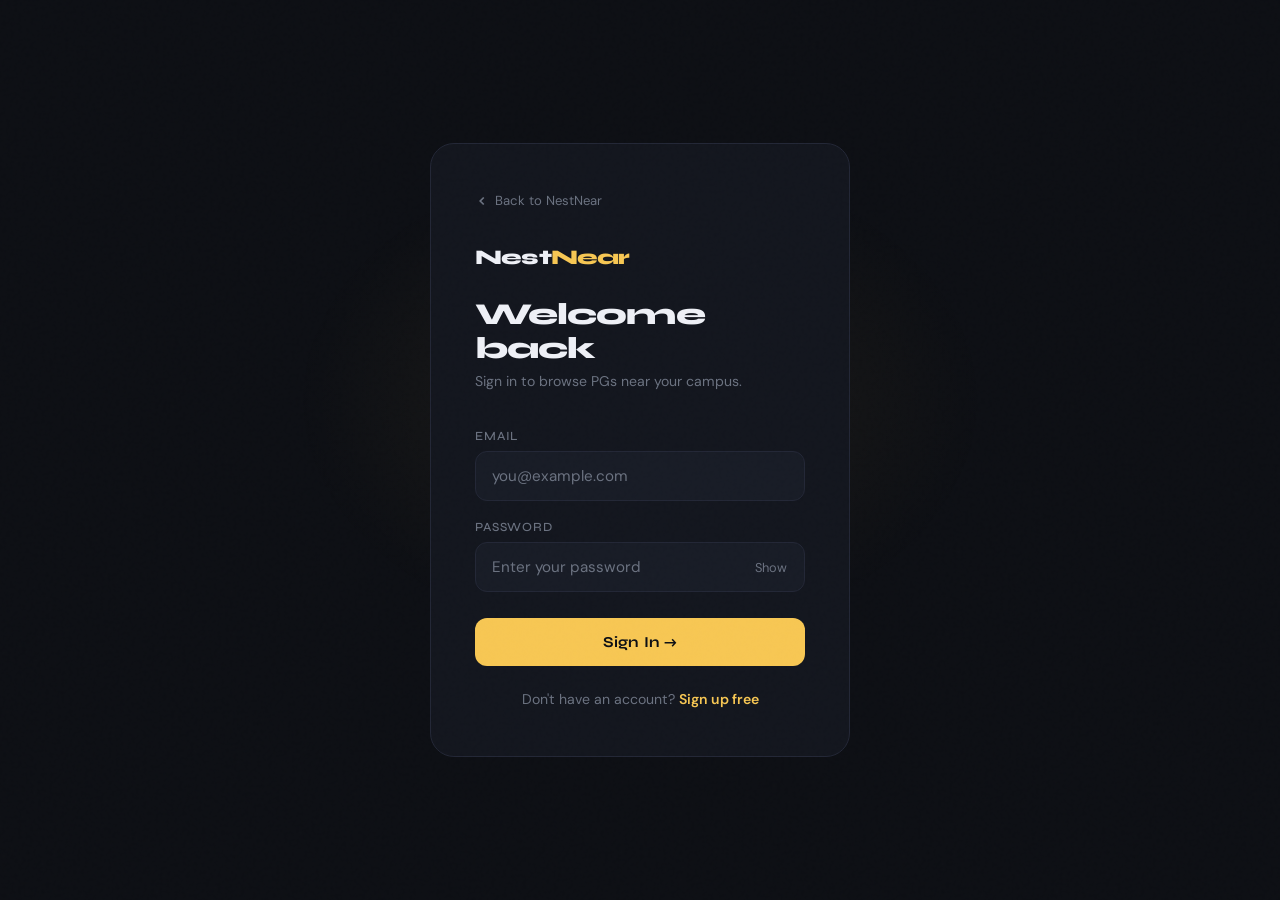
<file: frontend/login.html>
<!DOCTYPE html>
<html lang="en">
<head>
  <meta charset="UTF-8" />
  <meta name="viewport" content="width=device-width, initial-scale=1.0" />
  <title>Login – NestNear</title>
  <link href="https://fonts.googleapis.com/css2?family=Syne:wght@400;600;700;800&family=DM+Sans:wght@300;400;500&display=swap" rel="stylesheet" />
  <link rel="stylesheet" href="styles.css" />
  <style>
    .auth-page {
      min-height: 100vh;
      display: flex;
      align-items: center;
      justify-content: center;
      padding: 20px;
      position: relative;
    }

    /* Ambient glow behind the card */
    .auth-page::after {
      content: '';
      position: fixed;
      top: 50%; left: 50%;
      transform: translate(-50%, -60%);
      width: 700px; height: 500px;
      background: radial-gradient(ellipse, rgba(247,199,83,0.07) 0%, transparent 70%);
      pointer-events: none;
    }

    .auth-card {
      background: var(--card);
      border: 1px solid var(--border);
      border-radius: 24px;
      padding: 48px 44px;
      width: 100%;
      max-width: 420px;
      position: relative;
      z-index: 1;
      animation: scaleIn 0.35s ease both;
    }

    .auth-back {
      display: inline-flex;
      align-items: center;
      gap: 6px;
      color: var(--muted);
      text-decoration: none;
      font-size: 0.82rem;
      margin-bottom: 36px;
      transition: color 0.2s;
    }
    .auth-back:hover { color: var(--text); }
    .auth-back svg { width: 14px; height: 14px; }

    .auth-logo {
      font-family: 'Syne', sans-serif;
      font-weight: 800;
      font-size: 1.3rem;
      letter-spacing: -0.04em;
      margin-bottom: 28px;
    }
    .auth-logo span { color: var(--accent); }

    .auth-title {
      font-family: 'Syne', sans-serif;
      font-weight: 800;
      font-size: 1.9rem;
      letter-spacing: -0.03em;
      margin-bottom: 6px;
      line-height: 1.1;
    }

    .auth-subtitle {
      color: var(--muted);
      font-size: 0.88rem;
      margin-bottom: 36px;
      line-height: 1.5;
    }

    .form-group {
      margin-bottom: 18px;
    }

    .form-label {
      display: block;
      font-size: 0.78rem;
      font-weight: 500;
      color: var(--muted);
      text-transform: uppercase;
      letter-spacing: 0.07em;
      margin-bottom: 8px;
      font-family: 'Syne', sans-serif;
    }

    .form-input {
      width: 100%;
      background: var(--card2);
      border: 1px solid var(--border);
      border-radius: 12px;
      padding: 14px 16px;
      color: var(--text);
      font-family: 'DM Sans', sans-serif;
      font-size: 0.95rem;
      outline: none;
      transition: border-color 0.25s, box-shadow 0.25s;
    }
    .form-input::placeholder { color: var(--muted); }
    .form-input:focus {
      border-color: var(--accent);
      box-shadow: 0 0 0 3px rgba(247,199,83,0.12);
    }

    .form-input-wrap {
      position: relative;
    }
    .form-input-wrap .toggle-pw {
      position: absolute;
      right: 14px; top: 50%;
      transform: translateY(-50%);
      background: none;
      border: none;
      color: var(--muted);
      cursor: pointer;
      font-size: 0.8rem;
      padding: 4px;
      font-family: 'DM Sans', sans-serif;
      transition: color 0.2s;
    }
    .form-input-wrap .toggle-pw:hover { color: var(--text); }

    .btn-auth {
      width: 100%;
      background: var(--accent);
      color: #0d0f14;
      border: none;
      padding: 15px;
      border-radius: 12px;
      font-weight: 700;
      font-size: 0.95rem;
      cursor: pointer;
      font-family: 'Syne', sans-serif;
      letter-spacing: 0.01em;
      margin-top: 8px;
      transition: opacity 0.2s, transform 0.15s, box-shadow 0.2s;
    }
    .btn-auth:hover {
      opacity: 0.9;
      transform: translateY(-1px);
      box-shadow: 0 8px 28px rgba(247,199,83,0.28);
    }
    .btn-auth:active { transform: translateY(0); }

    .btn-auth.loading {
      opacity: 0.65;
      cursor: not-allowed;
      pointer-events: none;
    }

    .auth-divider {
      display: flex;
      align-items: center;
      gap: 12px;
      margin: 24px 0;
    }
    .auth-divider::before, .auth-divider::after {
      content: '';
      flex: 1;
      height: 1px;
      background: var(--border);
    }
    .auth-divider span { color: var(--muted); font-size: 0.75rem; }

    .auth-switch {
      text-align: center;
      color: var(--muted);
      font-size: 0.88rem;
      margin-top: 24px;
    }
    .auth-switch a {
      color: var(--accent);
      text-decoration: none;
      font-weight: 600;
      transition: opacity 0.2s;
    }
    .auth-switch a:hover { opacity: 0.8; }

    .error-msg {
      color: #ff6b4a;
      font-size: 0.82rem;
      margin-top: 6px;
      display: none;
    }
    .error-msg.show { display: block; }

    @keyframes scaleIn {
      from { opacity: 0; transform: scale(0.96) translateY(10px); }
      to { opacity: 1; transform: scale(1) translateY(0); }
    }

    @media (max-width: 480px) {
      .auth-card { padding: 32px 24px; }
      .auth-title { font-size: 1.6rem; }
    }
  </style>
</head>
<body>
  <div class="auth-page">
    <div class="auth-card">

      <a href="index.html" class="auth-back">
        <svg viewBox="0 0 16 16" fill="none" stroke="currentColor" stroke-width="2">
          <path d="M10 12L6 8l4-4"/>
        </svg>
        Back to NestNear
      </a>

      <div class="auth-logo">Nest<span>Near</span></div>

      <div class="auth-title">Welcome back</div>
      <div class="auth-subtitle">Sign in to browse PGs near your campus.</div>

      <div class="form-group">
        <label class="form-label" for="email">Email</label>
        <input class="form-input" type="email" id="email" placeholder="you@example.com" autocomplete="email" />
        <div class="error-msg" id="emailErr">Please enter a valid email.</div>
      </div>

      <div class="form-group">
        <label class="form-label" for="password">Password</label>
        <div class="form-input-wrap">
          <input class="form-input" type="password" id="password" placeholder="Enter your password" autocomplete="current-password" style="padding-right: 60px;" />
          <button class="toggle-pw" onclick="togglePw('password', this)" type="button">Show</button>
        </div>
        <div class="error-msg" id="pwErr">Password cannot be empty.</div>
      </div>

      <button class="btn-auth" id="loginBtn" onclick="handleLogin()">Sign In →</button>

      <div class="auth-switch">
        Don't have an account? <a href="signup.html">Sign up free</a>
      </div>

    </div>
  </div>

  <script src="script.js"></script>
  <script>
    function togglePw(id, btn) {
      const input = document.getElementById(id);
      if (input.type === 'password') {
        input.type = 'text';
        btn.textContent = 'Hide';
      } else {
        input.type = 'password';
        btn.textContent = 'Show';
      }
    }

    // Override handleLogin to add loading state + inline errors
    function handleLogin() {
      const email = document.getElementById('email').value.trim();
      const password = document.getElementById('password').value.trim();
      const emailErr = document.getElementById('emailErr');
      const pwErr = document.getElementById('pwErr');
      let valid = true;

      emailErr.classList.remove('show');
      pwErr.classList.remove('show');

      if (!email || !email.includes('@')) { emailErr.classList.add('show'); valid = false; }
      if (!password) { pwErr.classList.add('show'); valid = false; }
      if (!valid) return;

      const btn = document.getElementById('loginBtn');
      btn.classList.add('loading');
      btn.textContent = 'Signing in…';

      loginUser(email, password).finally(() => {
        btn.classList.remove('loading');
        btn.textContent = 'Sign In →';
      });
    }
  </script>
</body>
</html>
</file>
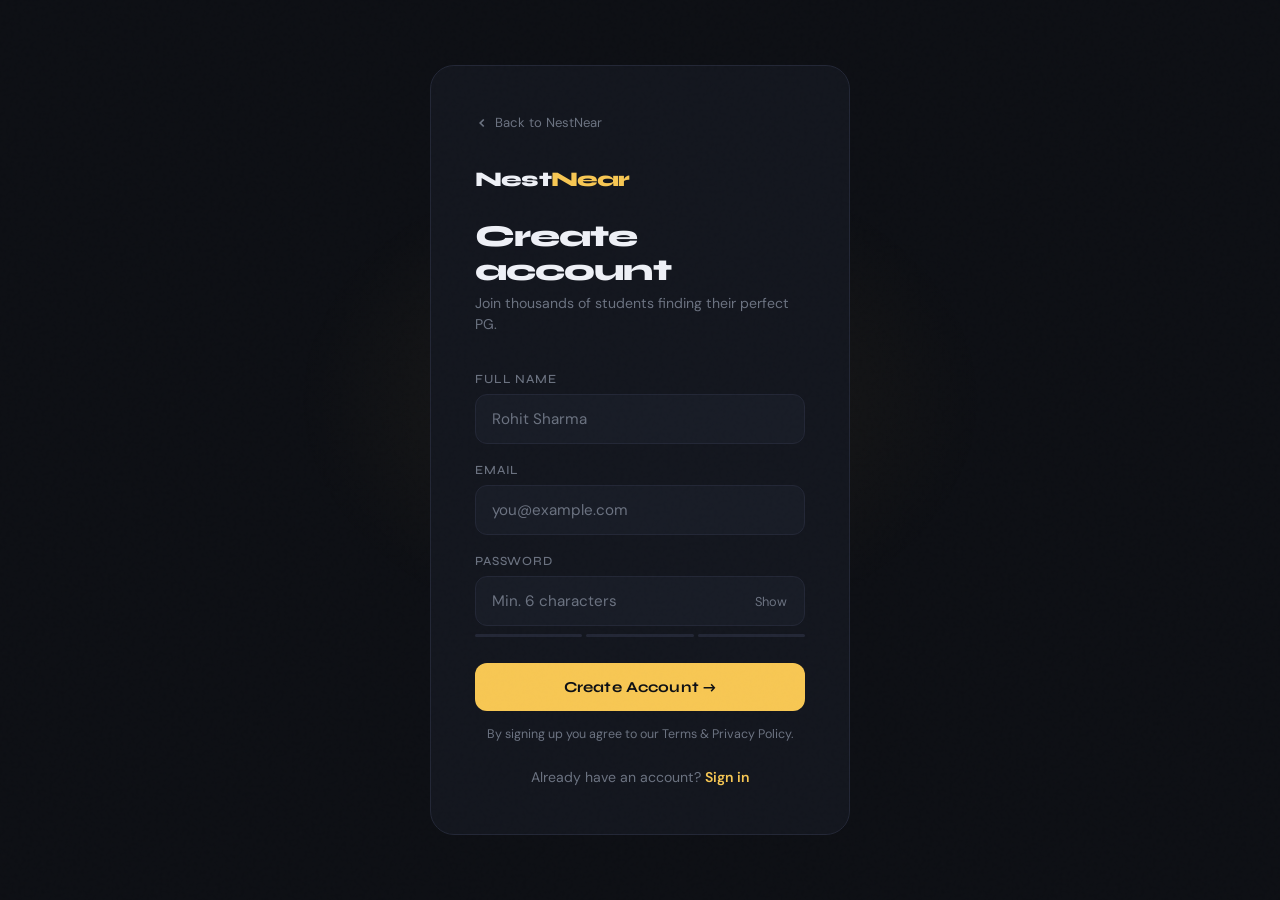
<file: frontend/signup.html>
<!DOCTYPE html>
<html lang="en">
<head>
  <meta charset="UTF-8" />
  <meta name="viewport" content="width=device-width, initial-scale=1.0" />
  <title>Sign Up – NestNear</title>
  <link href="https://fonts.googleapis.com/css2?family=Syne:wght@400;600;700;800&family=DM+Sans:wght@300;400;500&display=swap" rel="stylesheet" />
  <link rel="stylesheet" href="styles.css" />
  <style>
    .auth-page {
      min-height: 100vh;
      display: flex;
      align-items: center;
      justify-content: center;
      padding: 20px;
      position: relative;
    }

    .auth-page::after {
      content: '';
      position: fixed;
      top: 50%; left: 50%;
      transform: translate(-50%, -60%);
      width: 700px; height: 500px;
      background: radial-gradient(ellipse, rgba(247,199,83,0.07) 0%, transparent 70%);
      pointer-events: none;
    }

    .auth-card {
      background: var(--card);
      border: 1px solid var(--border);
      border-radius: 24px;
      padding: 48px 44px;
      width: 100%;
      max-width: 420px;
      position: relative;
      z-index: 1;
      animation: scaleIn 0.35s ease both;
    }

    .auth-back {
      display: inline-flex;
      align-items: center;
      gap: 6px;
      color: var(--muted);
      text-decoration: none;
      font-size: 0.82rem;
      margin-bottom: 36px;
      transition: color 0.2s;
    }
    .auth-back:hover { color: var(--text); }
    .auth-back svg { width: 14px; height: 14px; }

    .auth-logo {
      font-family: 'Syne', sans-serif;
      font-weight: 800;
      font-size: 1.3rem;
      letter-spacing: -0.04em;
      margin-bottom: 28px;
    }
    .auth-logo span { color: var(--accent); }

    .auth-title {
      font-family: 'Syne', sans-serif;
      font-weight: 800;
      font-size: 1.9rem;
      letter-spacing: -0.03em;
      margin-bottom: 6px;
      line-height: 1.1;
    }

    .auth-subtitle {
      color: var(--muted);
      font-size: 0.88rem;
      margin-bottom: 36px;
      line-height: 1.5;
    }

    .form-group {
      margin-bottom: 18px;
    }

    .form-label {
      display: block;
      font-size: 0.78rem;
      font-weight: 500;
      color: var(--muted);
      text-transform: uppercase;
      letter-spacing: 0.07em;
      margin-bottom: 8px;
      font-family: 'Syne', sans-serif;
    }

    .form-input {
      width: 100%;
      background: var(--card2);
      border: 1px solid var(--border);
      border-radius: 12px;
      padding: 14px 16px;
      color: var(--text);
      font-family: 'DM Sans', sans-serif;
      font-size: 0.95rem;
      outline: none;
      transition: border-color 0.25s, box-shadow 0.25s;
    }
    .form-input::placeholder { color: var(--muted); }
    .form-input:focus {
      border-color: var(--accent);
      box-shadow: 0 0 0 3px rgba(247,199,83,0.12);
    }

    .form-input-wrap {
      position: relative;
    }
    .form-input-wrap .toggle-pw {
      position: absolute;
      right: 14px; top: 50%;
      transform: translateY(-50%);
      background: none;
      border: none;
      color: var(--muted);
      cursor: pointer;
      font-size: 0.8rem;
      padding: 4px;
      font-family: 'DM Sans', sans-serif;
      transition: color 0.2s;
    }
    .form-input-wrap .toggle-pw:hover { color: var(--text); }

    /* Password strength bar */
    .pw-strength {
      margin-top: 8px;
      display: flex;
      gap: 4px;
    }
    .pw-bar {
      flex: 1; height: 3px;
      background: var(--border);
      border-radius: 100px;
      transition: background 0.3s;
    }
    .pw-bar.weak   { background: #ff6b4a; }
    .pw-bar.medium { background: var(--accent); }
    .pw-bar.strong { background: var(--green); }

    .btn-auth {
      width: 100%;
      background: var(--accent);
      color: #0d0f14;
      border: none;
      padding: 15px;
      border-radius: 12px;
      font-weight: 700;
      font-size: 0.95rem;
      cursor: pointer;
      font-family: 'Syne', sans-serif;
      letter-spacing: 0.01em;
      margin-top: 8px;
      transition: opacity 0.2s, transform 0.15s, box-shadow 0.2s;
    }
    .btn-auth:hover {
      opacity: 0.9;
      transform: translateY(-1px);
      box-shadow: 0 8px 28px rgba(247,199,83,0.28);
    }
    .btn-auth:active { transform: translateY(0); }
    .btn-auth.loading {
      opacity: 0.65;
      cursor: not-allowed;
      pointer-events: none;
    }

    .terms-note {
      color: var(--muted);
      font-size: 0.78rem;
      text-align: center;
      margin-top: 14px;
      line-height: 1.5;
    }

    .auth-switch {
      text-align: center;
      color: var(--muted);
      font-size: 0.88rem;
      margin-top: 24px;
    }
    .auth-switch a {
      color: var(--accent);
      text-decoration: none;
      font-weight: 600;
      transition: opacity 0.2s;
    }
    .auth-switch a:hover { opacity: 0.8; }

    .error-msg {
      color: #ff6b4a;
      font-size: 0.82rem;
      margin-top: 6px;
      display: none;
    }
    .error-msg.show { display: block; }

    @keyframes scaleIn {
      from { opacity: 0; transform: scale(0.96) translateY(10px); }
      to { opacity: 1; transform: scale(1) translateY(0); }
    }

    @media (max-width: 480px) {
      .auth-card { padding: 32px 24px; }
      .auth-title { font-size: 1.6rem; }
    }
  </style>
</head>
<body>
  <div class="auth-page">
    <div class="auth-card">

      <a href="index.html" class="auth-back">
        <svg viewBox="0 0 16 16" fill="none" stroke="currentColor" stroke-width="2">
          <path d="M10 12L6 8l4-4"/>
        </svg>
        Back to NestNear
      </a>

      <div class="auth-logo">Nest<span>Near</span></div>

      <div class="auth-title">Create account</div>
      <div class="auth-subtitle">Join thousands of students finding their perfect PG.</div>

      <div class="form-group">
        <label class="form-label" for="name">Full Name</label>
        <input class="form-input" type="text" id="name" placeholder="Rohit Sharma" autocomplete="name" />
        <div class="error-msg" id="nameErr">Please enter your name.</div>
      </div>

      <div class="form-group">
        <label class="form-label" for="email">Email</label>
        <input class="form-input" type="email" id="email" placeholder="you@example.com" autocomplete="email" />
        <div class="error-msg" id="emailErr">Please enter a valid email.</div>
      </div>

      <div class="form-group">
        <label class="form-label" for="password">Password</label>
        <div class="form-input-wrap">
          <input class="form-input" type="password" id="password" placeholder="Min. 6 characters" autocomplete="new-password" style="padding-right: 60px;" oninput="checkStrength(this.value)" />
          <button class="toggle-pw" onclick="togglePw('password', this)" type="button">Show</button>
        </div>
        <div class="pw-strength" id="pwStrength">
          <div class="pw-bar" id="bar1"></div>
          <div class="pw-bar" id="bar2"></div>
          <div class="pw-bar" id="bar3"></div>
        </div>
        <div class="error-msg" id="pwErr">Password must be at least 6 characters.</div>
      </div>

      <button class="btn-auth" id="signupBtn" onclick="handleSignup()">Create Account →</button>

      <div class="terms-note">By signing up you agree to our Terms &amp; Privacy Policy.</div>

      <div class="auth-switch">
        Already have an account? <a href="login.html">Sign in</a>
      </div>

    </div>
  </div>

  <script src="script.js"></script>
  <script>
    function togglePw(id, btn) {
      const input = document.getElementById(id);
      if (input.type === 'password') {
        input.type = 'text';
        btn.textContent = 'Hide';
      } else {
        input.type = 'password';
        btn.textContent = 'Show';
      }
    }

    function checkStrength(val) {
      const bars = [document.getElementById('bar1'), document.getElementById('bar2'), document.getElementById('bar3')];
      bars.forEach(b => b.className = 'pw-bar');
      if (val.length === 0) return;
      if (val.length >= 4) bars[0].classList.add('weak');
      if (val.length >= 6) bars[1].classList.add('medium');
      if (val.length >= 10 && /[A-Z]/.test(val) && /[0-9]/.test(val)) bars[2].classList.add('strong');
    }

    function handleSignup() {
      const name = document.getElementById('name').value.trim();
      const email = document.getElementById('email').value.trim();
      const password = document.getElementById('password').value.trim();

      const nameErr = document.getElementById('nameErr');
      const emailErr = document.getElementById('emailErr');
      const pwErr = document.getElementById('pwErr');
      [nameErr, emailErr, pwErr].forEach(e => e.classList.remove('show'));

      let valid = true;
      if (!name) { nameErr.classList.add('show'); valid = false; }
      if (!email || !email.includes('@')) { emailErr.classList.add('show'); valid = false; }
      if (!password || password.length < 6) { pwErr.classList.add('show'); valid = false; }
      if (!valid) return;

      const btn = document.getElementById('signupBtn');
      btn.classList.add('loading');
      btn.textContent = 'Creating account…';

      registerUser(name, email, password).finally(() => {
        btn.classList.remove('loading');
        btn.textContent = 'Create Account →';
      });
    }
  </script>
</body>
</html>
</file>
<file: frontend/styles.css>
:root {
    --bg: #0d0f14;
    --card: #13161e;
    --card2: #181c26;
    --accent: #f7c753;
    --accent2: #ff6b4a;
    --text: #eef0f6;
    --muted: #6b7280;
    --border: #232736;
    --green: #4ade80;
    --tag-bg: #1e2230;
  }
  *, *::before, *::after { box-sizing: border-box; margin: 0; padding: 0; }
  html { scroll-behavior: smooth; }
  body {
    background: var(--bg);
    color: var(--text);
    font-family: 'DM Sans', sans-serif;
    min-height: 100vh;
    overflow-x: hidden;
  }

  /* NOISE OVERLAY */
  body::before {
    content:'';
    position: fixed;
    inset: 0;
    background-image: url("data:image/svg+xml,%3Csvg viewBox='0 0 256 256' xmlns='http://www.w3.org/2000/svg'%3E%3Cfilter id='n'%3E%3CfeTurbulence type='fractalNoise' baseFrequency='0.9' numOctaves='4' stitchTiles='stitch'/%3E%3C/filter%3E%3Crect width='100%25' height='100%25' filter='url(%23n)' opacity='0.04'/%3E%3C/svg%3E");
    pointer-events: none;
    z-index: 999;
    opacity: 0.4;
  }

  /* NAV */
  nav {
    display: flex;
    align-items: center;
    justify-content: space-between;
    padding: 20px 40px;
    border-bottom: 1px solid var(--border);
    position: sticky;
    top: 0;
    background: rgba(13,15,20,0.92);
    backdrop-filter: blur(14px);
    z-index: 100;
  }
  .logo {
    font-family: 'Syne', sans-serif;
    font-weight: 800;
    font-size: 1.5rem;
    letter-spacing: -0.04em;
  }
  .logo span { color: var(--accent); }
  .nav-links { display: flex; gap: 28px; align-items: center; }
  .nav-links a { color: var(--muted); text-decoration: none; font-size: 0.9rem; transition: color 0.2s; }
  .nav-links a:hover { color: var(--text); }
  .btn-nav {
    background: var(--accent);
    color: #0d0f14;
    padding: 8px 20px;
    border-radius: 100px;
    font-weight: 600;
    font-size: 0.85rem;
    cursor: pointer;
    border: none;
    transition: transform 0.15s, box-shadow 0.15s;
  }
  .btn-nav:hover { transform: translateY(-1px); box-shadow: 0 6px 24px rgba(247,199,83,0.3); }

  /* HERO */
  .hero {
    padding: 80px 40px 60px;
    text-align: center;
    position: relative;
  }
  .hero-glow {
    position: absolute;
    top: -60px; left: 50%;
    transform: translateX(-50%);
    width: 600px; height: 400px;
    background: radial-gradient(ellipse, rgba(247,199,83,0.1) 0%, transparent 70%);
    pointer-events: none;
  }
  .hero-badge {
    display: inline-flex;
    align-items: center;
    gap: 6px;
    background: var(--tag-bg);
    border: 1px solid var(--border);
    border-radius: 100px;
    padding: 5px 14px;
    font-size: 0.78rem;
    color: var(--muted);
    margin-bottom: 24px;
    animation: fadeUp 0.6s ease both;
  }
  .hero-badge .dot { width: 6px; height: 6px; background: var(--green); border-radius: 50%; }
  h1 {
    font-family: 'Syne', sans-serif;
    font-size: clamp(2.4rem, 6vw, 4.2rem);
    font-weight: 800;
    line-height: 1.08;
    letter-spacing: -0.04em;
    margin-bottom: 18px;
    animation: fadeUp 0.6s 0.1s ease both;
  }
  h1 em { color: var(--accent); font-style: normal; }
  .hero-sub {
    color: var(--muted);
    max-width: 480px;
    margin: 0 auto 36px;
    font-size: 1rem;
    line-height: 1.6;
    animation: fadeUp 0.6s 0.2s ease both;
  }

  /* SEARCH BAR */
  .search-bar {
    display: flex;
    gap: 0;
    max-width: 600px;
    margin: 0 auto 16px;
    background: var(--card);
    border: 1px solid var(--border);
    border-radius: 14px;
    overflow: hidden;
    animation: fadeUp 0.6s 0.3s ease both;
    box-shadow: 0 0 0 0 rgba(247,199,83,0);
    transition: box-shadow 0.3s;
  }
  .search-bar:focus-within {
    border-color: var(--accent);
    box-shadow: 0 0 0 3px rgba(247,199,83,0.15);
  }
  .search-bar input {
    flex: 1;
    background: transparent;
    border: none;
    outline: none;
    padding: 16px 20px;
    color: var(--text);
    font-family: 'DM Sans', sans-serif;
    font-size: 0.95rem;
  }
  .search-bar input::placeholder { color: var(--muted); }
  .search-bar button {
    background: var(--accent);
    border: none;
    padding: 12px 24px;
    margin: 6px;
    border-radius: 10px;
    cursor: pointer;
    font-weight: 600;
    font-size: 0.9rem;
    color: #0d0f14;
    transition: opacity 0.2s;
  }
  .search-bar button:hover { opacity: 0.85; }

  /* FILTERS */
  .filters {
    display: flex;
    gap: 10px;
    justify-content: center;
    flex-wrap: wrap;
    margin-bottom: 50px;
    animation: fadeUp 0.6s 0.4s ease both;
  }
  .filter-chip {
    background: var(--tag-bg);
    border: 1px solid var(--border);
    border-radius: 100px;
    padding: 7px 16px;
    font-size: 0.82rem;
    cursor: pointer;
    color: var(--muted);
    transition: all 0.2s;
    user-select: none;
  }
  .filter-chip:hover, .filter-chip.active {
    background: var(--accent);
    color: #0d0f14;
    border-color: var(--accent);
    font-weight: 600;
  }

  /* STATS BAR */
  .stats-bar {
    display: flex;
    justify-content: center;
    gap: 48px;
    padding: 24px 40px;
    border-top: 1px solid var(--border);
    border-bottom: 1px solid var(--border);
    margin-bottom: 50px;
    animation: fadeUp 0.6s 0.5s ease both;
  }
  .stat { text-align: center; }
  .stat-num {
    font-family: 'Syne', sans-serif;
    font-size: 1.6rem;
    font-weight: 800;
    color: var(--accent);
  }
  .stat-label { font-size: 0.78rem; color: var(--muted); margin-top: 2px; }

  /* MAIN LAYOUT */
  .main { display: flex; gap: 28px; padding: 0 40px 80px; max-width: 1300px; margin: 0 auto; }

  /* SIDEBAR */
  .sidebar {
    width: 260px;
    flex-shrink: 0;
  }
  .sidebar-card {
    background: var(--card);
    border: 1px solid var(--border);
    border-radius: 16px;
    padding: 22px;
    margin-bottom: 16px;
  }
  .sidebar-title {
    font-family: 'Syne', sans-serif;
    font-weight: 700;
    font-size: 0.85rem;
    text-transform: uppercase;
    letter-spacing: 0.08em;
    color: var(--muted);
    margin-bottom: 16px;
  }
  .range-track {
    height: 4px;
    background: var(--border);
    border-radius: 100px;
    margin: 10px 0 6px;
    position: relative;
  }
  .range-fill {
    position: absolute;
    left: 0; top: 0;
    height: 100%;
    width: 65%;
    background: var(--accent);
    border-radius: 100px;
  }
  input[type="range"] {
    width: 100%;
    accent-color: var(--accent);
    cursor: pointer;
  }
  .range-labels { display: flex; justify-content: space-between; font-size: 0.78rem; color: var(--muted); }
  .checkbox-group { display: flex; flex-direction: column; gap: 10px; }
  .check-item { display: flex; align-items: center; gap: 10px; cursor: pointer; font-size: 0.88rem; }
  .check-item input[type="checkbox"] { accent-color: var(--accent); width: 15px; height: 15px; cursor: pointer; }
  .check-item label { cursor: pointer; color: var(--text); }

  /* GRID */
  .listings { flex: 1; }
  .listings-header {
    display: flex;
    justify-content: space-between;
    align-items: center;
    margin-bottom: 20px;
  }
  .listings-count { font-size: 0.9rem; color: var(--muted); }
  .listings-count strong { color: var(--text); }
  .sort-select {
    background: var(--card);
    border: 1px solid var(--border);
    color: var(--text);
    padding: 8px 14px;
    border-radius: 8px;
    font-size: 0.85rem;
    outline: none;
    cursor: pointer;
  }

  .grid { display: grid; grid-template-columns: repeat(auto-fill, minmax(280px, 1fr)); gap: 20px; }

  /* CARDS */
  .pg-card {
    background: var(--card);
    border: 1px solid var(--border);
    border-radius: 18px;
    overflow: hidden;
    transition: transform 0.25s, border-color 0.25s, box-shadow 0.25s;
    cursor: pointer;
    animation: fadeUp 0.5s ease both;
  }
  .pg-card:hover {
    transform: translateY(-5px);
    border-color: rgba(247,199,83,0.35);
    box-shadow: 0 16px 48px rgba(0,0,0,0.4);
  }
  .card-img {
    height: 170px;
    position: relative;
    overflow: hidden;
  }
  .card-img-bg {
    width: 100%; height: 100%;
    object-fit: cover;
    transition: transform 0.4s;
  }
  .pg-card:hover .card-img-bg { transform: scale(1.06); }
  .card-badge {
    position: absolute;
    top: 12px; left: 12px;
    background: rgba(13,15,20,0.85);
    backdrop-filter: blur(6px);
    border-radius: 100px;
    padding: 4px 10px;
    font-size: 0.72rem;
    font-weight: 600;
    color: var(--green);
    border: 1px solid rgba(74,222,128,0.25);
  }
  .card-save {
    position: absolute;
    top: 12px; right: 12px;
    width: 32px; height: 32px;
    background: rgba(13,15,20,0.75);
    backdrop-filter: blur(6px);
    border-radius: 50%;
    display: flex; align-items: center; justify-content: center;
    font-size: 1rem;
    cursor: pointer;
    transition: background 0.2s, transform 0.2s;
  }
  .card-save:hover { background: var(--accent); transform: scale(1.1); }
  .card-dist {
    position: absolute;
    bottom: 10px; right: 10px;
    background: rgba(13,15,20,0.85);
    border-radius: 100px;
    padding: 3px 9px;
    font-size: 0.7rem;
    color: var(--muted);
  }
  .card-body { padding: 16px; }
  .card-name {
    font-family: 'Syne', sans-serif;
    font-weight: 700;
    font-size: 1rem;
    margin-bottom: 4px;
    white-space: nowrap;
    overflow: hidden;
    text-overflow: ellipsis;
  }
  .card-location { font-size: 0.8rem; color: var(--muted); margin-bottom: 12px; }
  .card-tags { display: flex; flex-wrap: wrap; gap: 6px; margin-bottom: 14px; }
  .tag {
    background: var(--tag-bg);
    border-radius: 6px;
    padding: 3px 8px;
    font-size: 0.72rem;
    color: var(--muted);
  }
  .card-footer { display: flex; align-items: center; justify-content: space-between; }
  .price {
    font-family: 'Syne', sans-serif;
    font-weight: 800;
    font-size: 1.15rem;
    color: var(--accent);
  }
  .price span { font-size: 0.72rem; font-weight: 400; color: var(--muted); font-family: 'DM Sans', sans-serif; }
  .rating { display: flex; align-items: center; gap: 5px; font-size: 0.82rem; }
  .stars { color: var(--accent); }

  /* MODAL */
  .modal-overlay {
    display: none;
    position: fixed; inset: 0;
    background: rgba(0,0,0,0.75);
    backdrop-filter: blur(8px);
    z-index: 200;
    align-items: center;
    justify-content: center;
    padding: 20px;
  }
  .modal-overlay.open { display: flex; }
  .modal {
    background: var(--card2);
    border: 1px solid var(--border);
    border-radius: 24px;
    max-width: 680px;
    width: 100%;
    max-height: 90vh;
    overflow-y: auto;
    animation: scaleIn 0.25s ease both;
  }
  .modal-hero {
    height: 240px;
    position: relative;
    overflow: hidden;
    border-radius: 24px 24px 0 0;
  }
  .modal-hero-img { width: 100%; height: 100%; object-fit: cover; }
  .modal-close {
    position: absolute; top: 16px; right: 16px;
    background: rgba(0,0,0,0.6);
    border: none; color: white;
    width: 36px; height: 36px;
    border-radius: 50%;
    cursor: pointer;
    font-size: 1.1rem;
    display: flex; align-items: center; justify-content: center;
    transition: background 0.2s;
  }
  .modal-close:hover { background: var(--accent2); }
  .modal-body { padding: 28px; }
  .modal-title { font-family: 'Syne', sans-serif; font-weight: 800; font-size: 1.5rem; margin-bottom: 6px; }
  .modal-loc { color: var(--muted); font-size: 0.9rem; margin-bottom: 20px; }
  .modal-row { display: flex; gap: 16px; margin-bottom: 24px; flex-wrap: wrap; }
  .modal-stat {
    background: var(--tag-bg);
    border: 1px solid var(--border);
    border-radius: 12px;
    padding: 14px 18px;
    flex: 1; min-width: 100px;
    text-align: center;
  }
  .modal-stat-val { font-family: 'Syne', sans-serif; font-weight: 700; font-size: 1.1rem; color: var(--accent); }
  .modal-stat-key { font-size: 0.75rem; color: var(--muted); margin-top: 3px; }
  .section-label { font-family: 'Syne', sans-serif; font-size: 0.82rem; font-weight: 700; letter-spacing: 0.07em; text-transform: uppercase; color: var(--muted); margin-bottom: 12px; }
  .amenities-grid { display: flex; flex-wrap: wrap; gap: 8px; margin-bottom: 24px; }
  .amenity {
    background: var(--tag-bg);
    border: 1px solid var(--border);
    border-radius: 8px;
    padding: 6px 12px;
    font-size: 0.82rem;
    display: flex; align-items: center; gap: 6px;
  }
  .modal-cta {
    display: flex; gap: 12px; margin-top: 8px;
  }
  .btn-primary {
    flex: 1;
    background: var(--accent);
    color: #0d0f14;
    border: none;
    padding: 14px;
    border-radius: 12px;
    font-weight: 700;
    font-size: 0.95rem;
    cursor: pointer;
    font-family: 'Syne', sans-serif;
    transition: opacity 0.2s, transform 0.15s;
  }
  .btn-primary:hover { opacity: 0.88; transform: translateY(-1px); }
  .btn-secondary {
    background: transparent;
    border: 1px solid var(--border);
    color: var(--text);
    padding: 14px 20px;
    border-radius: 12px;
    cursor: pointer;
    font-size: 0.9rem;
    transition: border-color 0.2s;
  }
  .btn-secondary:hover { border-color: var(--accent); }

  /* TOAST */
  .toast {
    position: fixed;
    bottom: 30px; right: 30px;
    background: var(--card);
    border: 1px solid var(--border);
    border-radius: 12px;
    padding: 14px 20px;
    font-size: 0.88rem;
    display: flex; align-items: center; gap: 10px;
    z-index: 500;
    transform: translateY(80px);
    opacity: 0;
    transition: all 0.35s cubic-bezier(0.34,1.56,0.64,1);
    pointer-events: none;
  }
  .toast.show { transform: translateY(0); opacity: 1; }
  .toast-icon { font-size: 1.1rem; }

  /* ANIMATIONS */
  @keyframes fadeUp {
    from { opacity: 0; transform: translateY(22px); }
    to { opacity: 1; transform: translateY(0); }
  }
  @keyframes scaleIn {
    from { opacity: 0; transform: scale(0.93); }
    to { opacity: 1; transform: scale(1); }
  }

  /* MOBILE */
  @media(max-width: 768px) {
    nav { padding: 14px 20px; }
    .hero { padding: 50px 20px 40px; }
    .stats-bar { gap: 24px; padding: 20px; }
    .main { flex-direction: column; padding: 0 20px 60px; }
    .sidebar { width: 100%; }
    .grid { grid-template-columns: 1fr; }
    .nav-links { display: none; }
  }
  .auth-container {
  width: 300px;
  margin: 100px auto;
  padding: 20px;
  background: #111;
  border-radius: 10px;
  color: white;
  text-align: center;
}

.auth-container input {
  width: 90%;
  padding: 8px;
  margin: 5px 0;
}

.auth-container button {
  padding: 10px;
  width: 100%;
  background: gold;
  border: none;
  cursor: pointer;
}

.nav-actions a,
.nav-actions button {
  background: #1a1a1a;
  color: white;
  padding: 8px 14px;
  margin-left: 8px;
  border-radius: 6px;
  text-decoration: none;
  border: none;
  cursor: pointer;
}

.nav-actions button:hover,
.nav-actions a:hover {
  background: #333;
}
/* ─── Navbar Auth ────────────────────────────────────────────── */
.nav-actions {
  display: flex;
  align-items: center;
  gap: 10px;
}

/* Ghost "Login" button — matches Explore / Map View link style but with a border */
.btn-nav-ghost {
  color: var(--muted);
  text-decoration: none;
  font-size: 0.9rem;
  padding: 8px 16px;
  border-radius: 100px;
  border: 1px solid var(--border);
  transition: color 0.2s, border-color 0.2s;
}
.btn-nav-ghost:hover {
  color: var(--text);
  border-color: var(--muted);
}

/* Solid "Sign Up" button — same as .btn-nav */
.nav-actions .btn-nav {
  background: var(--accent);
  color: #0d0f14;
  padding: 8px 20px;
  border-radius: 100px;
  font-weight: 600;
  font-size: 0.85rem;
  cursor: pointer;
  border: none;
  text-decoration: none;
  display: inline-flex;
  align-items: center;
  transition: transform 0.15s, box-shadow 0.15s, opacity 0.2s;
}
.nav-actions .btn-nav:hover {
  transform: translateY(-1px);
  box-shadow: 0 6px 24px rgba(247,199,83,0.3);
  opacity: 0.92;
}

/* Logged-in user pill */
.nav-user {
  display: flex;
  align-items: center;
  gap: 10px;
}

.nav-avatar {
  width: 32px;
  height: 32px;
  border-radius: 50%;
  background: var(--accent);
  color: #0d0f14;
  font-family: 'Syne', sans-serif;
  font-weight: 800;
  font-size: 0.85rem;
  display: flex;
  align-items: center;
  justify-content: center;
  flex-shrink: 0;
}

.nav-username {
  font-size: 0.88rem;
  color: var(--text);
  max-width: 120px;
  white-space: nowrap;
  overflow: hidden;
  text-overflow: ellipsis;
}

.btn-logout {
  background: transparent;
  border: 1px solid var(--border);
  color: var(--muted);
  padding: 7px 14px;
  border-radius: 100px;
  font-size: 0.82rem;
  cursor: pointer;
  font-family: 'DM Sans', sans-serif;
  transition: border-color 0.2s, color 0.2s;
}
.btn-logout:hover {
  border-color: var(--accent2);
  color: var(--accent2);
}

/* Hide username on small screens, keep avatar + logout */
@media (max-width: 768px) {
  .nav-username { display: none; }
  .btn-nav-ghost { display: none; }
}
/* ── Page layout ── */
    .create-page {
      min-height: 100vh;
      padding: 48px 20px 80px;
      display: flex;
      flex-direction: column;
      align-items: center;
      position: relative;
    }

    /* Ambient accent glow */
    .create-page::before {
      content: '';
      position: fixed;
      top: 0; left: 50%;
      transform: translateX(-50%);
      width: 700px; height: 400px;
      background: radial-gradient(ellipse, rgba(247,199,83,0.07) 0%, transparent 70%);
      pointer-events: none;
      z-index: 0;
    }

    /* ── Page header ── */
    .page-header {
      text-align: center;
      margin-bottom: 40px;
      position: relative;
      z-index: 1;
      animation: fadeUp 0.5s ease both;
    }

    .page-badge {
      display: inline-flex;
      align-items: center;
      gap: 6px;
      background: var(--tag-bg);
      border: 1px solid var(--border);
      border-radius: 100px;
      padding: 5px 14px;
      font-size: 0.78rem;
      color: var(--muted);
      margin-bottom: 18px;
    }
    .page-badge .dot { width: 6px; height: 6px; background: var(--accent); border-radius: 50%; }

    .page-title {
      font-family: 'Syne', sans-serif;
      font-weight: 800;
      font-size: clamp(1.9rem, 4vw, 2.8rem);
      letter-spacing: -0.04em;
      line-height: 1.1;
      margin-bottom: 10px;
    }
    .page-title em { color: var(--accent); font-style: normal; }

    .page-sub {
      color: var(--muted);
      font-size: 0.95rem;
      line-height: 1.6;
    }

    /* ── Form card ── */
    .form-card {
      background: var(--card);
      border: 1px solid var(--border);
      border-radius: 24px;
      padding: 40px 44px;
      width: 100%;
      max-width: 680px;
      position: relative;
      z-index: 1;
      animation: scaleIn 0.4s ease both;
    }

    /* ── Section dividers ── */
    .form-section {
      margin-bottom: 32px;
    }
    .form-section-label {
      font-family: 'Syne', sans-serif;
      font-size: 0.75rem;
      font-weight: 700;
      letter-spacing: 0.1em;
      text-transform: uppercase;
      color: var(--muted);
      margin-bottom: 18px;
      padding-bottom: 10px;
      border-bottom: 1px solid var(--border);
    }

    /* ── Field groups ── */
    .form-row {
      display: grid;
      grid-template-columns: 1fr 1fr;
      gap: 16px; 
    }

    .form-group {
      margin-bottom: 18px;
    }
    .form-group:last-child { margin-bottom: 0; }

    .form-label {
      display: block;
      font-family: 'Syne', sans-serif;
      font-size: 0.75rem;
      font-weight: 600;
      color: var(--muted);
      text-transform: uppercase;
      letter-spacing: 0.07em;
      margin-bottom: 8px;
    }

    .form-input,
    .form-select,
    .form-textarea {
      width: 100%;
      background: var(--card2);
      border: 1px solid var(--border);
      border-radius: 12px;
      padding: 13px 16px;
      color: var(--text);
      font-family: 'DM Sans', sans-serif;
      font-size: 0.95rem;
      outline: none;
      transition: border-color 0.25s, box-shadow 0.25s;
      appearance: none;
      -webkit-appearance: none;
    }
    .form-input::placeholder,
    .form-textarea::placeholder { color: var(--muted); }
    .form-input:focus,
    .form-select:focus,
    .form-textarea:focus {
      border-color: var(--accent);
      box-shadow: 0 0 0 3px rgba(247,199,83,0.12);
    }

    /* Select with custom arrow */
    .select-wrap {
      position: relative;
    }
    .select-wrap::after {
      content: '▾';
      position: absolute;
      right: 14px; top: 50%;
      transform: translateY(-50%);
      color: var(--muted);
      font-size: 0.85rem;
      pointer-events: none;
    }
    .form-select {
      cursor: pointer;
      padding-right: 38px;
    }
    .form-select option { background: var(--card2); }

    /* Textarea */
    .form-textarea {
      resize: vertical;
      min-height: 110px;
      line-height: 1.6;
    }

    /* Input with prefix icon */
    .input-wrap {
      position: relative;
    }
    .input-prefix {
      position: absolute;
      left: 14px; top: 50%;
      transform: translateY(-50%);
      color: var(--muted);
      font-size: 0.9rem;
      pointer-events: none;
    }
    .input-wrap .form-input { padding-left: 32px; }

    /* Validation error */
    .error-msg {
      color: #ff6b4a;
      font-size: 0.8rem;
      margin-top: 5px;
      display: none;
    }
    .error-msg.show { display: block; }

    /* ── Gender pills ── */
    .gender-group {
      display: flex;
      gap: 10px;
    }
    .gender-pill {
      flex: 1;
      text-align: center;
      padding: 11px 8px;
      border: 1px solid var(--border);
      border-radius: 12px;
      cursor: pointer;
      font-size: 0.88rem;
      color: var(--muted);
      background: var(--card2);
      transition: all 0.2s;
      user-select: none;
    }
    .gender-pill:hover { border-color: var(--muted); color: var(--text); }
    .gender-pill.selected {
      background: rgba(247,199,83,0.12);
      border-color: var(--accent);
      color: var(--accent);
      font-weight: 600;
    }

    /* ── Submit button ── */
    .btn-submit {
      width: 100%;
      background: var(--accent);
      color: #0d0f14;
      border: none;
      padding: 16px;
      border-radius: 14px;
      font-weight: 700;
      font-size: 1rem;
      cursor: pointer;
      font-family: 'Syne', sans-serif;
      letter-spacing: 0.01em;
      margin-top: 8px;
      transition: opacity 0.2s, transform 0.15s, box-shadow 0.2s;
      display: flex;
      align-items: center;
      justify-content: center;
      gap: 8px;
    }
    .btn-submit:hover {
      opacity: 0.9;
      transform: translateY(-2px);
      box-shadow: 0 10px 32px rgba(247,199,83,0.28);
    }
    .btn-submit:active { transform: translateY(0); }
    .btn-submit.loading {
      opacity: 0.65;
      cursor: not-allowed;
      pointer-events: none;
    }

    /* ── Divider ── */
    .form-divider {
      height: 1px;
      background: var(--border);
      margin: 28px 0;
    }

    /* ── Auth guard banner ── */
    .auth-guard {
      display: none;
      background: rgba(255, 107, 74, 0.08);
      border: 1px solid rgba(255, 107, 74, 0.25);
      border-radius: 12px;
      padding: 14px 18px;
      font-size: 0.88rem;
      color: #ff6b4a;
      margin-bottom: 24px;
      align-items: center;
      gap: 10px;
    }
    .auth-guard.show { display: flex; }
    .auth-guard a { color: var(--accent); text-decoration: none; font-weight: 600; }
    .auth-guard a:hover { text-decoration: underline; }

    /* ── Tip box ── */
    .tip-box {
      background: rgba(247,199,83,0.06);
      border: 1px solid rgba(247,199,83,0.18);
      border-radius: 12px;
      padding: 14px 18px;
      font-size: 0.83rem;
      color: var(--muted);
      line-height: 1.6;
      margin-top: 24px;
    }
    .tip-box strong { color: var(--accent); }
  /* ── Photo Upload Zone ── */
    .photo-drop-zone {
      border: 2px dashed var(--border);
      border-radius: 16px;
      padding: 36px 24px;
      text-align: center;
      cursor: pointer;
      transition: border-color 0.25s, background 0.25s;
      background: var(--card2);
      position: relative;
    }
    .photo-drop-zone:hover,
    .photo-drop-zone.drag-over {
      border-color: var(--accent);
      background: rgba(247,199,83,0.04);
    }
    .photo-drop-zone.drag-over {
      box-shadow: 0 0 0 4px rgba(247,199,83,0.1);
    }
    .drop-icon {
      font-size: 2.2rem;
      margin-bottom: 12px;
      display: block;
      line-height: 1;
    }
    .drop-title {
      font-family: 'Syne', sans-serif;
      font-weight: 700;
      font-size: 0.95rem;
      margin-bottom: 6px;
      color: var(--text);
    }
    .drop-sub {
      font-size: 0.8rem;
      color: var(--muted);
      margin-bottom: 16px;
      line-height: 1.5;
    }
    .drop-btn {
      display: inline-flex;
      align-items: center;
      gap: 6px;
      background: var(--tag-bg);
      border: 1px solid var(--border);
      border-radius: 100px;
      padding: 8px 18px;
      font-size: 0.82rem;
      color: var(--text);
      cursor: pointer;
      transition: border-color 0.2s, color 0.2s;
      font-family: 'DM Sans', sans-serif;
    }
    .drop-btn:hover { border-color: var(--accent); color: var(--accent); }
    #photoFileInput { display: none; }
 
    /* Preview grid */
    .photo-preview-grid {
      display: grid;
      grid-template-columns: repeat(auto-fill, minmax(110px, 1fr));
      gap: 10px;
      margin-top: 16px;
    }
    .preview-item {
      position: relative;
      border-radius: 10px;
      overflow: hidden;
      aspect-ratio: 1;
      background: var(--card2);
      border: 1px solid var(--border);
      animation: scaleIn 0.2s ease both;
    }
    .preview-item img {
      width: 100%; height: 100%;
      object-fit: cover;
      display: block;
    }
    .preview-remove {
      position: absolute;
      top: 5px; right: 5px;
      background: rgba(0,0,0,0.7);
      border: none;
      color: white;
      width: 22px; height: 22px;
      border-radius: 50%;
      cursor: pointer;
      font-size: 0.7rem;
      display: flex; align-items: center; justify-content: center;
      transition: background 0.2s;
      line-height: 1;
    }
    .preview-remove:hover { background: var(--accent2); }
    .preview-badge {
      position: absolute;
      bottom: 5px; left: 5px;
      background: var(--accent);
      color: #0d0f14;
      font-size: 0.6rem;
      font-weight: 700;
      font-family: 'Syne', sans-serif;
      padding: 2px 6px;
      border-radius: 4px;
    }
    .photo-count-label {
      font-size: 0.78rem;
      color: var(--muted);
      margin-top: 10px;
      text-align: right;
    }
    .photo-count-label span { color: var(--accent); font-weight: 600; }

    /* ── Responsive ── */
    @media (max-width: 600px) {
      .form-card { padding: 28px 22px; }
      .form-row { grid-template-columns: 1fr; }
      .page-title { font-size: 1.8rem; }
    }
</file>
